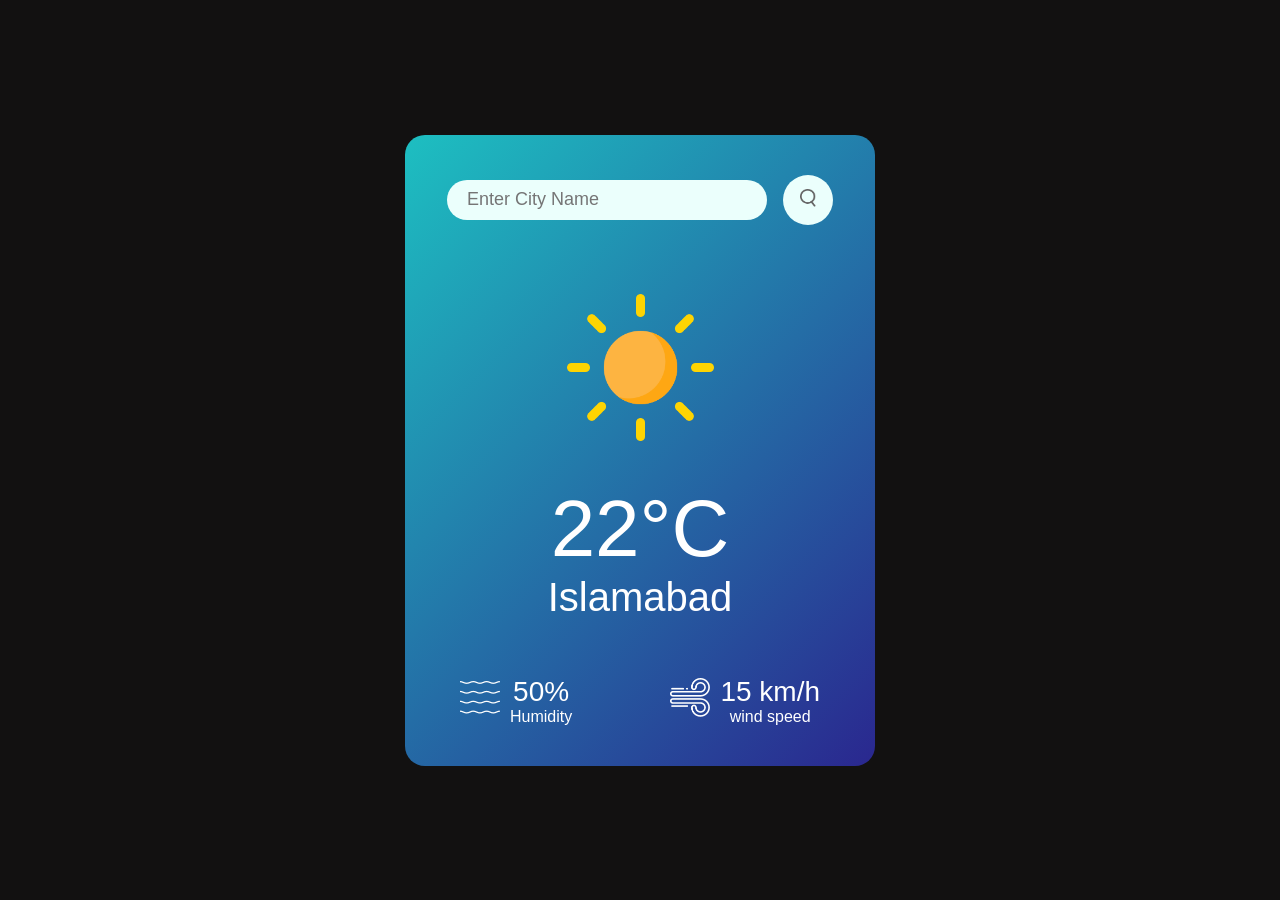
<file: index.html>
<!DOCTYPE html>
<html lang="en">
<head>
    <meta charset="UTF-8">
    <meta name="viewport" content="width=device-width, initial-scale=1.0">
    <title>Weather App</title>
    <link rel="stylesheet" href="style.css">
</head>
<body>
    <div class="card">
        <div class="search">
            <input type="text" placeholder="Enter City Name" spellcheck="false">
            <button type="button"><img src="Images/search.png" alt=""></button>
        </div>

        <div class="weather">
            <img src="Images/clear.png" alt="" class="weather-icon">
            <h1 class="temp">22°C</h1>
            <h2 class="city">Islamabad</h2>
            <div class="details">
                <div class="col">
                    <img src="Images/humidity.png" alt="">
                    <div>
                        <p class="humidity">50%</p>
                        <p>Humidity</p>
                    </div>
                </div>
                <div class="col">
                    <img src="Images/wind.png" alt="">
                    <div>
                        <p class="wind">15 km/h</p>
                        <p>wind speed</p>
                    </div>
                </div>
            </div>
        </div>
    </div>



    <script>
        const apiKey = "3f117f85b1bd7997e299880760343f98";
        const apiUrl = `https://api.openweathermap.org/data/2.5/weather?appid=${apiKey}&units=metric&q=`;
        const searchBox = document.querySelector('.search input');
        const searchBtn = document.querySelector('.search button');

        async function checkWeather(city) {
            const response = await fetch(apiUrl + city);
            if (!response.ok) {
                throw new Error(`Weather request failed: ${response.status}`);
            }

            var data = await response.json();

            console.log(data);
            
            document.querySelector(".city").innerHTML = (data.name);
            document.querySelector(".temp").innerHTML = Math.round(data.main.temp) + "°C";
            document.querySelector(".humidity").innerHTML = (data.main.humidity) + "%";
            document.querySelector(".wind").innerHTML = data.wind.speed + " km/h";

        }

        searchBtn.addEventListener("click", ()=>{
            checkWeather(searchBox.value);
        })
    </script>
</body>
</html>
</file>
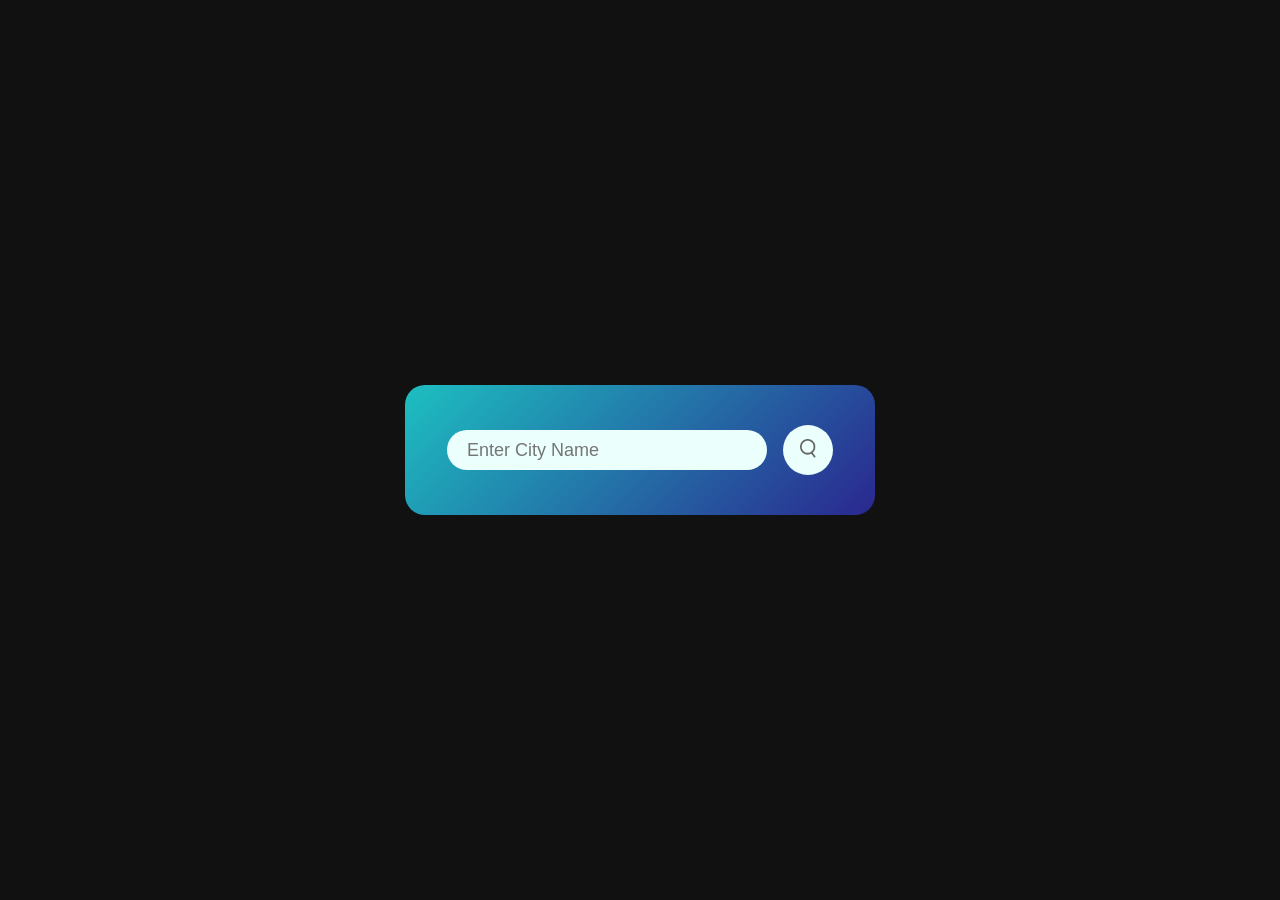
<file: Weather_App.html>
<!DOCTYPE html>
<html lang="en">
<head>
    <meta charset="UTF-8">
    <meta name="viewport" content="width=device-width, initial-scale=1.0">
    <title>Weather App | Sufyan</title>
    <link rel="stylesheet" href="Weather_Style.css">
    
</head>
<body>
    <div class="card">
        <div class="search">
            <input type="text" placeholder="Enter City Name" spellcheck="false">
            <button type="button"><img src="Images/search.png" alt=""></button>
        </div>

        <div class="weather">
            <img src="Images/clear.png" alt="" class="weather-icon">
            <h1 class="temp">22°C</h1>
            <h2 class="city">Islamabad</h2>
            <div class="details">
                <div class="col">
                    <img src="Images/humidity.png" alt="">
                    <div>
                        <p class="humidity">50%</p>
                        <p>Humidity</p>
                    </div>
                </div>
                <div class="col">
                    <img src="Images/wind.png" alt="">
                    <div>
                        <p class="wind">15 km/h</p>
                        <p>wind speed</p>
                    </div>
                </div>
            </div>
        </div>
    </div>



    <script src="Weather.js"></script>
   
</body>
</html>
</file>
<file: style.css>
*{
    margin : 0px;
    padding: 0px;
    font-family: Arial, Helvetica, sans-serif;
    box-sizing: border-box;
}

body{
    background-color: rgb(18, 17, 17);
    color: aliceblue;
    min-height: 100vh;
    display: flex;
    align-items: center;
    justify-content: center;
}
.card{
    width:90%;
    max-width: 470px;
    color: rgb(255, 255, 255);
    background: linear-gradient(135deg,#1dbfc1,#2a278f);
    border-radius: 20px;
    margin: 0;
    padding: 40px 35px;
    text-align: center;
    display: flex;
    flex-direction: column;
    align-items: center;
}
.search{
    display: flex;
    width:100%;
    align-items: center;
    justify-content: center;
    gap: 16px;
}
.search input{
    border : 0;
    outline : 0 ;
    border-radius: 20px;
    width: 100%;
    max-width: 320px;
    height:30px;
    font-size: 18px;
    padding: 20px;
    color: #555;
    background-color: #ebfffc;

}
.search button{
    border-radius: 50%;
    width:50px;
    height:50px;
    border:0;
    outline:0;
    background-color: #ebfffc;
    cursor: pointer;

}
.search button img{
    width:16px;
}


.weather{
    width: 100%;
    margin-top: 30px;
}

.weather h1{
    font-size: 80px;
    font-weight: 500;
}
.weather h2{
    font-size: 40px;
    font-weight: 400;
}
.details{
    align-items: center;
    display: flex;
    justify-content: space-between;
    padding: 0 20px;
    margin-top: 50px;
    
}
.col{
    display: flex;
    align-items: center;
    text-align: center;
}

.col img{
    width:50px;
    padding-right: 10px;
}

.humidity, .wind{
    font-size: 28px;
    margin-top: 6px; 
}
</file>
<file: Weather_Style.css>
*{
    margin : 0px;
    padding: 0px;
    font-family: Arial, Helvetica, sans-serif;
    box-sizing: border-box;
}

body{
    background-color: rgb(18, 17, 17);
    color: aliceblue;
    min-height: 100vh;
    display: flex;
    align-items: center;
    justify-content: center;
}
.card{
    width:90%;
    max-width: 470px;
    color: rgb(255, 255, 255);
    background: linear-gradient(135deg,#1dbfc1,#2a278f);
    border-radius: 20px;
    margin: 0;
    padding: 40px 35px;
    text-align: center;
    display: flex;
    flex-direction: column;
    align-items: center;
}
.search{
    display: flex;
    width:100%;
    align-items: center;
    justify-content: center;
    gap: 16px;
}
.search input{
    border : 0;
    outline : 0 ;
    border-radius: 20px;
    width: 100%;
    max-width: 320px;
    height:30px;
    font-size: 18px;
    padding: 20px;
    color: #555;
    background-color: #ebfffc;

}
.search button{
    border-radius: 50%;
    width:50px;
    height:50px;
    border:0;
    outline:0;
    background-color: #ebfffc;
    cursor: pointer;

}
.search button img{
    width:16px;
}


.weather{
    width: 100%;
    margin-top: 30px;
}

.weather h1{
    font-size: 80px;
    font-weight: 500;
}
.weather h2{
    font-size: 40px;
    font-weight: 400;
}
.details{
    align-items: center;
    display: flex;
    justify-content: space-between;
    padding: 0 20px;
    margin-top: 50px;
    
}
.col{
    display: flex;
    align-items: center;
    text-align: center;
}

.col img{
    width:50px;
    padding-right: 10px;
}

.humidity, .wind{
    font-size: 28px;
    margin-top: 6px; 
}
.weather{
    display: none;
}
</file>
